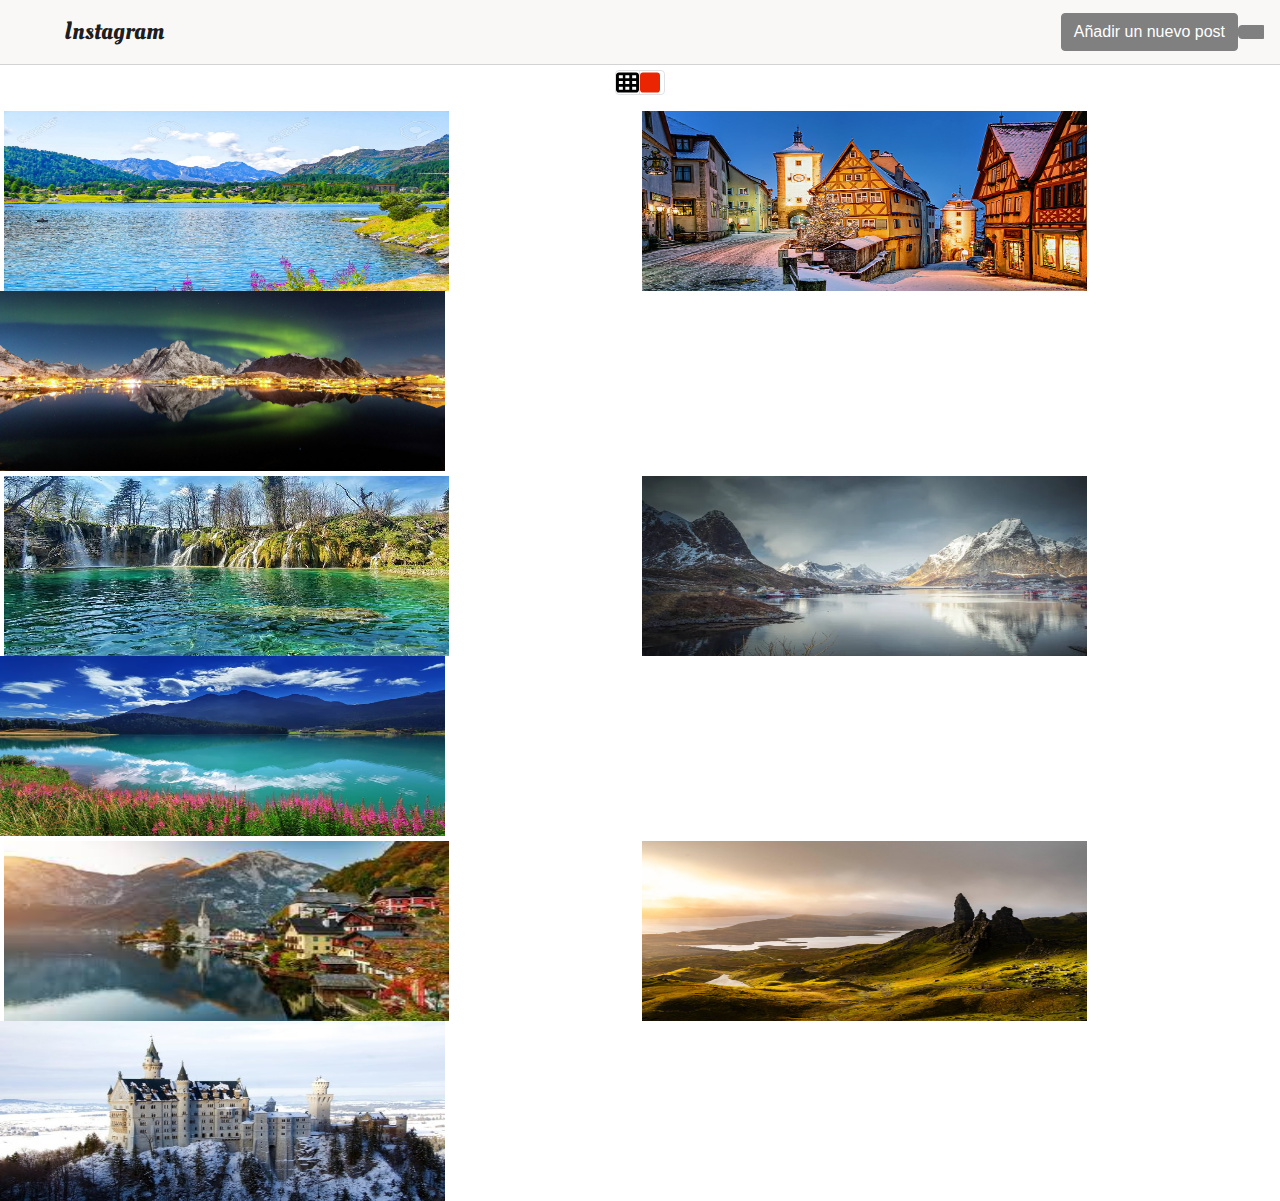
<file: index.html>
<!doctype html>
<html lang="es">
    <head>
        <meta charset="utf-8">
        <meta name="viewport" content="width=device-width, initial-scale=1, shrink-to-fit=no">
        <link rel="stylesheet" href="https://use.fontawesome.com/releases/v5.8.1/css/all.css" integrity="sha384-50oBUHEmvpQ+1lW4y57PTFmhCaXp0ML5d60M1M7uH2+nqUivzIebhndOJK28anvf" crossorigin="anonymous">
        <link href="https://fonts.googleapis.com/css?family=Oleo+Script" rel="stylesheet">
        <link rel="stylesheet" href="https://stackpath.bootstrapcdn.com/bootstrap/4.3.1/css/bootstrap.min.css" integrity="sha384-ggOyR0iXCbMQv3Xipma34MD+dH/1fQ784/j6cY/iJTQUOhcWr7x9JvoRxT2MZw1T" crossorigin="anonymous">
        <link rel="stylesheet" href="style.css">
    </head>

    <body>
        
        <nav class="navbar fixed-top navbar-light">
            <span class="navbar-brand mb-0 ml-5 h1"></i> Instagram</span>
            <form class="form-inline">
                <button data-toggle="modal" data-target="#exampleModal" class="btn" 
                type="button">Añadir un nuevo post</button>
                <div class="btn-group">
                    <button type="button" class="btn btn-light" data-toggle="dropdown" 
                    aria-haspopup="true" aria-expanded="false">
                        <i class="fas fa-cog"></i>
                    </button>
                    <div class="dropdown-menu dropdown-menu-right">
                        <a class="dropdown-item" href="#">Ejemplo 1</a>
                        <a class="dropdown-item" href="#">Ejemplo 2</a>
                        <a class="dropdown-item" href="#">Cerrar sesión</a>
                    </div>
                </div>
            </form>
        </nav>
   
        <nav aria-label="Page navigation" class="margen">
            <ul class="pagination justify-content-center">
                <li class="page-item"><a class="page-link text-secondary" href="index.html" style="background-image: url(./imagenes/table-cells-solid.svg); background-repeat: no-repeat; ">
                </a>
                </li>
                <li class="page-item"><a class="page-link text-secondary" href="pagina2.html" style="background-image: url(./imagenes/square-solid.svg); background-repeat: no-repeat; "></a></li>
            </ul>
        </nav>

        <div class="container-fluid">
            <div class="row">
                <div class="col px-0 ml-1">
                    <img src="./imagenes/73624061-viaje-a-europa-hermosos-paisajes-de-montañas-y-lagos.jpg" class="imagen-gallery">
                </div>
                <div class="col px-0">
                    <img src="./imagenes/a_Alemania_Rothenburg-ob-der-a.jpg" class="imagen-gallery">
                </div>
                <div class="col px-0">
                    <img src="./imagenes/a_norueg-a.jpg" class="imagen-gallery">
                </div>
            </div>
        </div>
        <div class="container-fluid seg-ter">
            <div class="row">
                <div class="col px-0 ml-1">
                    <img src="imagenes/croatie-plivitche-cascade.jpg" class="imagen-gallery">
                </div>
                <div class="col px-0">
                    <img src="./imagenes/depositphotos_417891270-stock-photo-spring-reine-village-lofoten-islands.jpg" class="imagen-gallery">
                </div>
                <div class="col px-0">
                    <img src="./imagenes/depositphotos_82332178-stock-photo-champferersee.jpg" class="imagen-gallery">
                </div>
            </div>
        </div>
        <div class="container-fluid seg-ter">
            <div class="row">
                <div class="col px-0 ml-1">
                    <img src="./imagenes/descarga.jpg" class="imagen-gallery">
                </div>
                <div class="col px-0">
                    <img src="./imagenes/IsleofSkye-1024x768.jpg" class="imagen-gallery">
                </div>
                <div class="col px-0">
                    <img src="./imagenes/Mejores-paisajes-de-Europa-Neuschwanstein-600x375.jpg" class="imagen-gallery">
                </div>
            </div>
        </div>
        
        <div class="modal fade" id="exampleModal" tabindex="-1" role="dialog"
            aria-labelledby="exampleModalCenterTitle" aria-hidden="true">
            <div class="modal-dialog modal-dialog-centered" role="document">
                <div class="modal-content">
                    <div class="modal-body">
                        <div class="form-group">
                            <textarea class="form-control" id="message-text"></textarea>
                        </div>

                    </div>
                    <div class="modal-footer">
                        <button type="button" class="btn" data-dismiss="modal">Cancelar</button>
                        <button type="button" class="btn">Publicar</button>
                    </div>
                </div>
            </div>
        </div>
    
        
    <script src="https://code.jquery.com/jquery-3.3.1.slim.min.js" integrity="sha384-q8i/X+965DzO0rT7abK41JStQIAqVgRVzpbzo5smXKp4YfRvH+8abtTE1Pi6jizo" crossorigin="anonymous"></script>
    <script src="https://cdnjs.cloudflare.com/ajax/libs/popper.js/1.14.7/umd/popper.min.js" integrity="sha384-UO2eT0CpHqdSJQ6hJty5KVphtPhzWj9WO1clHTMGa3JDZwrnQq4sF86dIHNDz0W1" crossorigin="anonymous"></script>
    <script src="https://stackpath.bootstrapcdn.com/bootstrap/4.3.1/js/bootstrap.min.js" integrity="sha384-JjSmVgyd0p3pXB1rRibZUAYoIIy6OrQ6VrjIEaFf/nJGzIxFDsf4x0xIM+B07jRM" crossorigin="anonymous"></script>
  </body>
</html>
</file>
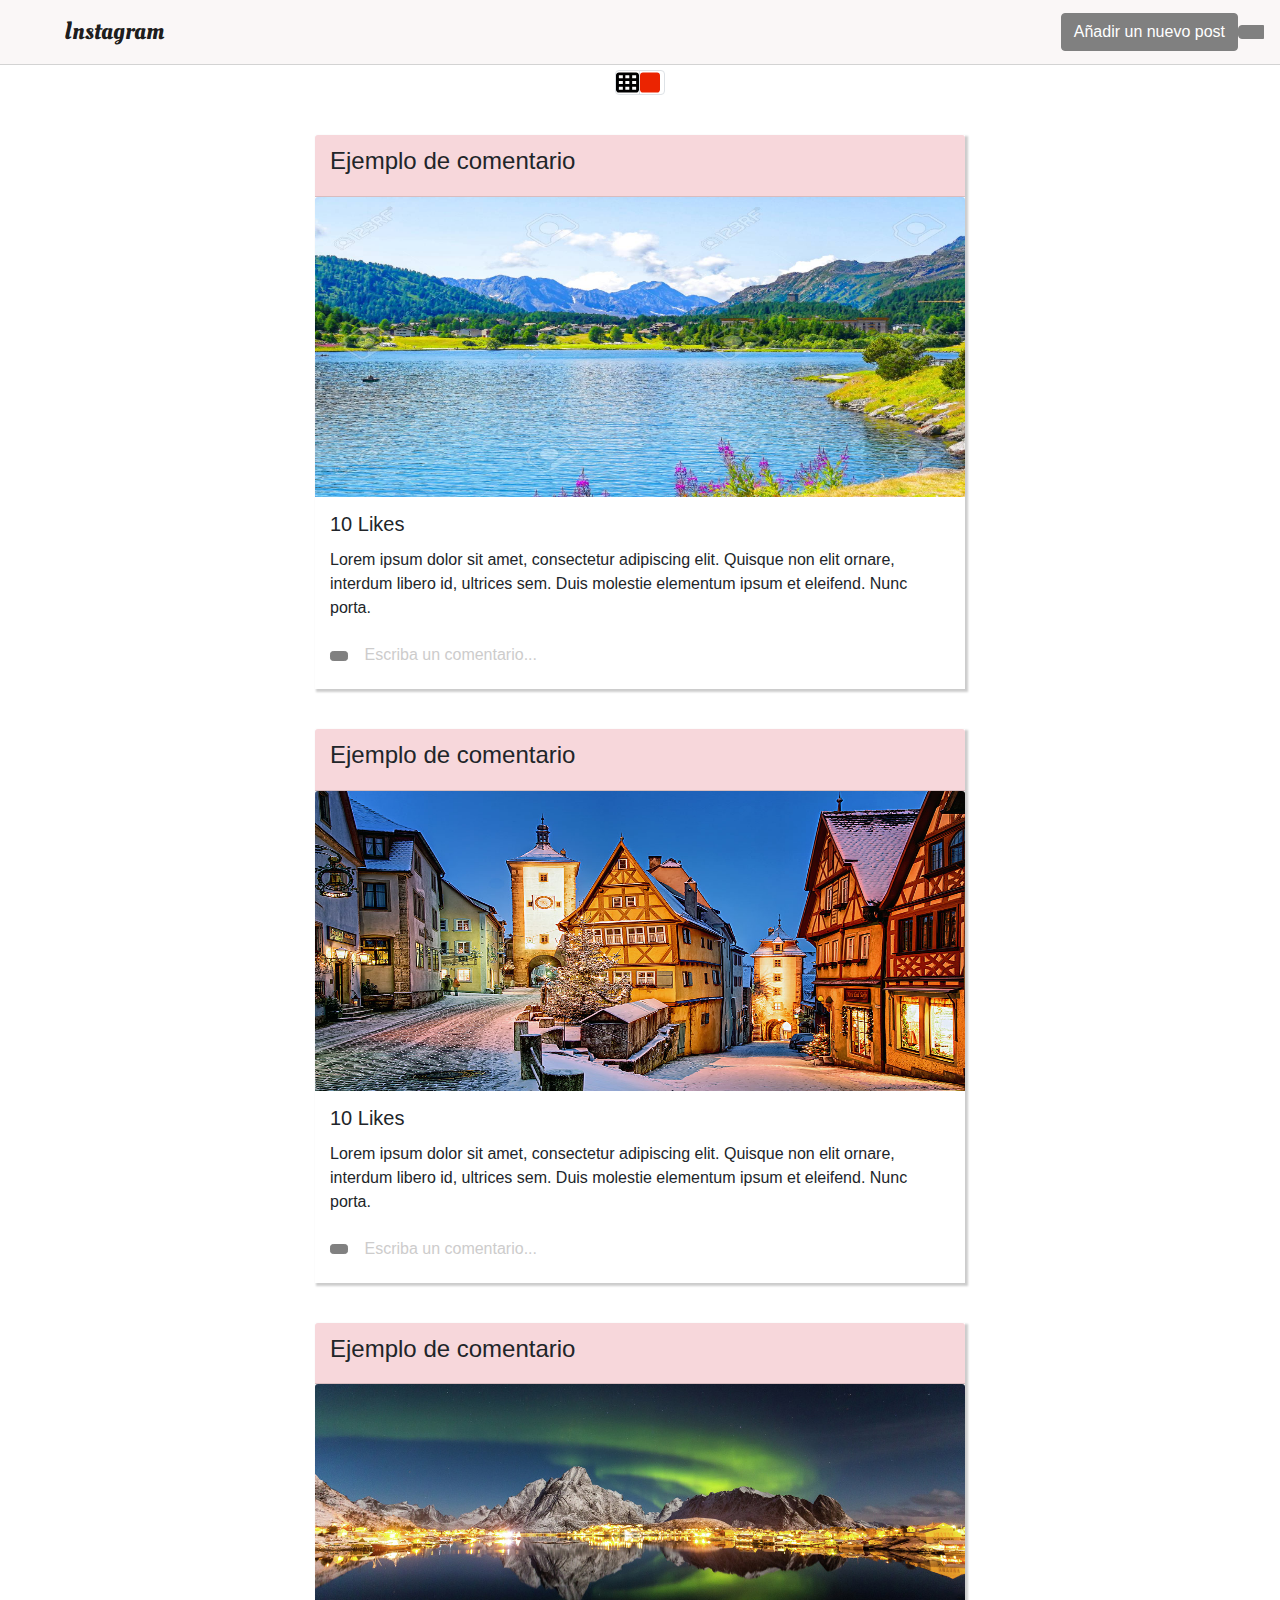
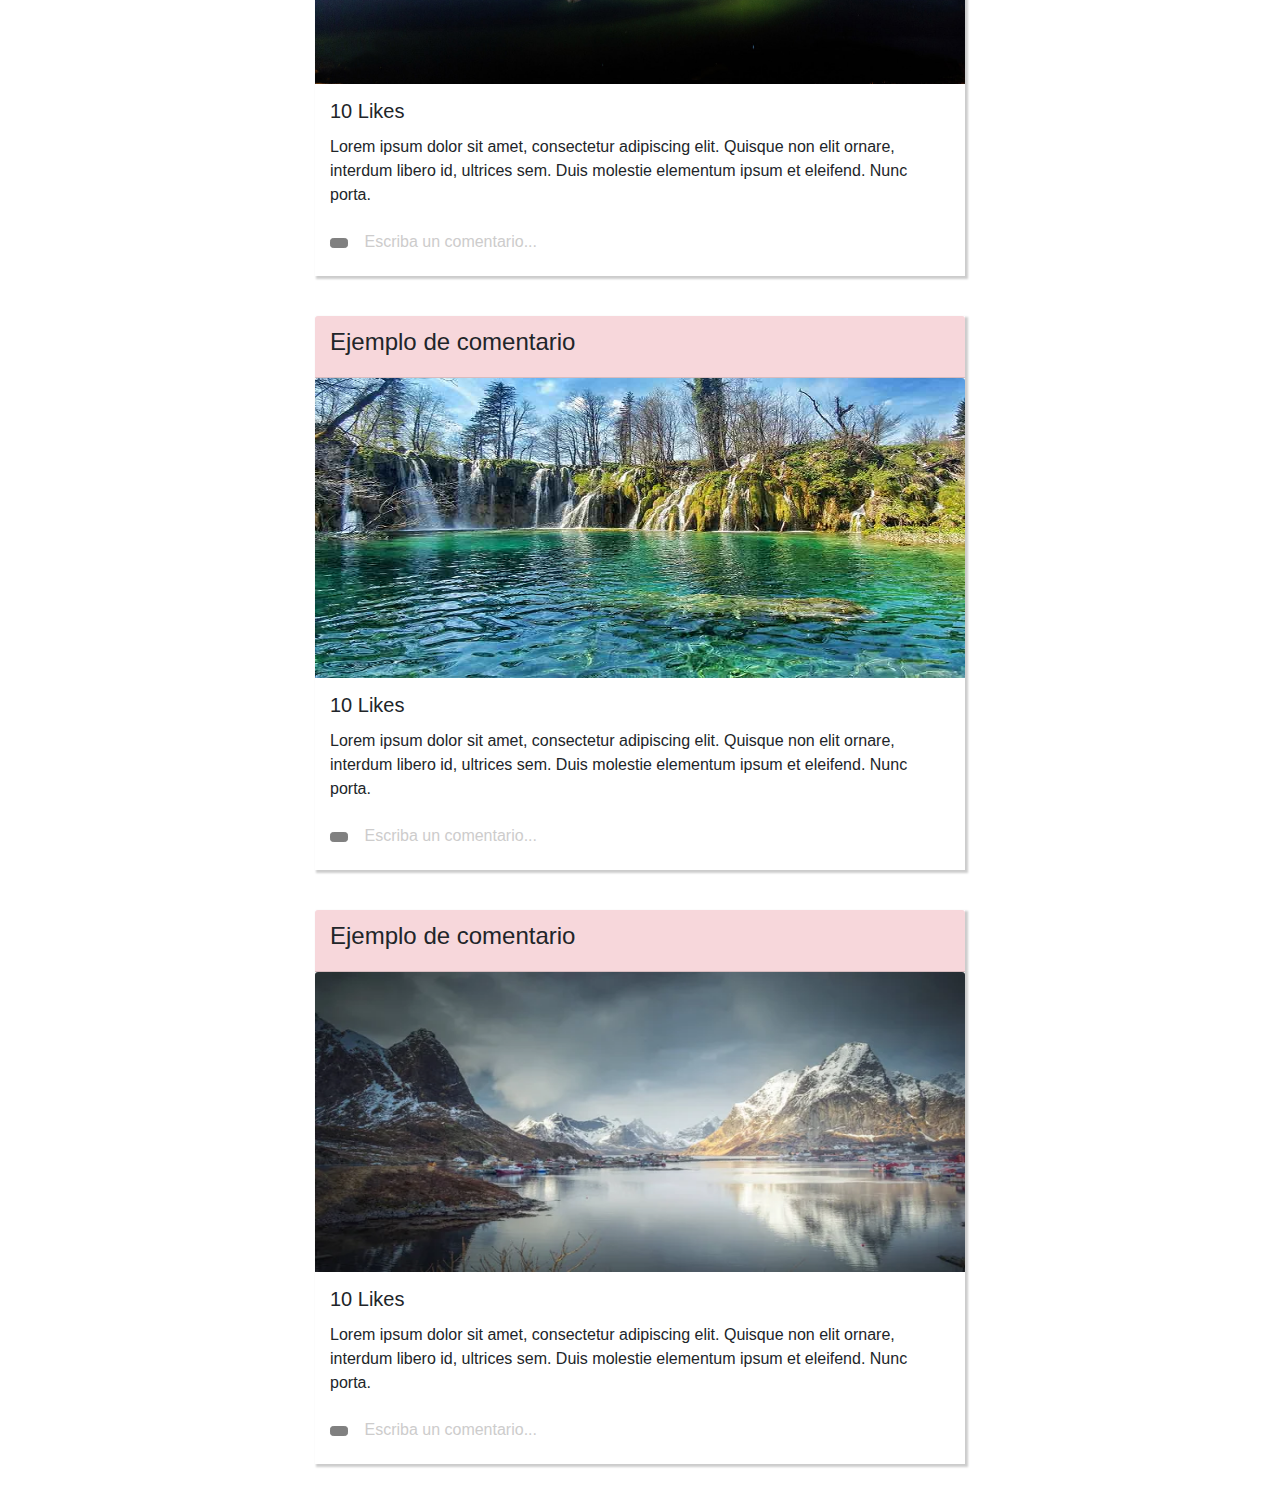
<file: pagina2.html>
<!doctype html>
<html lang="en">
    <head>
        <!-- Required meta tags -->
        <meta charset="utf-8">
        <meta name="viewport" content="width=device-width, initial-scale=1, shrink-to-fit=no">
        <!-- Estilos -->
        <link rel="stylesheet" href="https://use.fontawesome.com/releases/v5.8.1/css/all.css" integrity="sha384-50oBUHEmvpQ+1lW4y57PTFmhCaXp0ML5d60M1M7uH2+nqUivzIebhndOJK28anvf" crossorigin="anonymous">
        <link href="https://fonts.googleapis.com/css?family=Oleo+Script" rel="stylesheet">        
        <link rel="stylesheet" href="https://stackpath.bootstrapcdn.com/bootstrap/4.3.1/css/bootstrap.min.css" integrity="sha384-ggOyR0iXCbMQv3Xipma34MD+dH/1fQ784/j6cY/iJTQUOhcWr7x9JvoRxT2MZw1T" crossorigin="anonymous">
        <link rel="stylesheet" href="style.css">
        <title>Mi muro</title>
    </head>
    <body>

        
        <nav class="navbar fixed-top navbar-light">
            <span class="navbar-brand mb-0 ml-5 h1"> Instagram</span>
            <form class="form-inline">
                <button data-toggle="modal" data-target="#exampleModal" class="btn" 
                type="button">Añadir un nuevo post</button>
                <div class="btn-group">
                    <button type="button" class="btn btn-light" data-toggle="dropdown" 
                    aria-haspopup="true" aria-expanded="false">
                        <i class="fas fa-cog"></i>
                    </button>
                    <div class="dropdown-menu dropdown-menu-right">
                        <a class="dropdown-item" href="#">Ejemplo 1</a>
                        <a class="dropdown-item" href="#">Ejemplo 2</a>
                        <a class="dropdown-item" href="#">Cerrar sesión</a>
                    </div>
                    </div>
                </div>
            </form>
        </nav>


        <nav aria-label="Page navigation" class="margen">
            <ul class="pagination justify-content-center">
                <li class="page-item"><a class="page-link text-secondary" href="index.html" style="background-image: url(./imagenes/table-cells-solid.svg); background-repeat: no-repeat; ">
                </a>
                </li>
                <li class="page-item"><a class="page-link text-secondary" href="pagina2.html" style="background-image: url(./imagenes/square-solid.svg); background-repeat: no-repeat; "></a></li>
            </ul>
        </nav>

        <div class="tarjeta">
            <div class="card-header">
                <h4 class="titulo">Ejemplo de comentario</h4>
            </div>
            <img src="./imagenes/73624061-viaje-a-europa-hermosos-paisajes-de-montañas-y-lagos.jpg" class="card-img-top" alt="...">
            <div class="card-body">
                <h5 class="card-title">10 Likes</h5>
                <p class="card-text">Lorem ipsum dolor sit amet, consectetur adipiscing elit. Quisque non elit ornare, interdum libero id, ultrices sem. Duis molestie elementum ipsum et eleifend. Nunc porta.</p>
                <button type="button" class="btn btn-light btn-sm">
                    <i class="far fa-heart"></i>
                </button>
                <input type="text" class="form-control comentario" id="recipient-name" value="Escriba un comentario..." style="border: none; outline: none; user-select: none;" >
                
            </div>
        </div>
        <div class="tarjeta">
            <div class="card-header">
                <h4 class="titulo">Ejemplo de comentario</h4>
            </div>
            <img src="./imagenes/a_Alemania_Rothenburg-ob-der-a.jpg" class="card-img-top" alt="...">
            <div class="card-body">
                <h5 class="card-title">10 Likes</h5>
                <p class="card-text">Lorem ipsum dolor sit amet, consectetur adipiscing elit. Quisque non elit ornare, interdum libero id, ultrices sem. Duis molestie elementum ipsum et eleifend. Nunc porta.</p>
                <button type="button" class="btn btn-light btn-sm">
                    <i class="far fa-heart"></i>
                </button>
                <input type="text" class="form-control comentario" id="recipient-name" value="Escriba un comentario..." style="border: none; outline: none; user-select: none;" >
                
            </div>
        </div>
        <div class="tarjeta">
                <div class="card-header">
                    <h4 class="titulo">Ejemplo de comentario</h4>
                </div>
                <img src="./imagenes/a_norueg-a.jpg" class="card-img-top" alt="...">
                <div class="card-body">
                    <h5 class="card-title">10 Likes</h5>
                    <p class="card-text">Lorem ipsum dolor sit amet, consectetur adipiscing elit. Quisque non elit ornare, interdum libero id, ultrices sem. Duis molestie elementum ipsum et eleifend. Nunc porta.</p>
                    <button type="button" class="btn btn-light btn-sm">
                        <i class="far fa-heart"></i>
                    </button>
                    <input type="text" class="form-control comentario" id="recipient-name" value="Escriba un comentario..." style="border: none; outline: none; user-select: none;" >
                    
                </div>
        </div>
        <div class="tarjeta">
                <div class="card-header">
                    <h4 class="titulo">Ejemplo de comentario</h4>
                </div>
                <img src="./imagenes/croatie-plivitche-cascade.jpg" class="card-img-top" alt="...">
                <div class="card-body">
                    <h5 class="card-title">10 Likes</h5>
                    <p class="card-text">Lorem ipsum dolor sit amet, consectetur adipiscing elit. Quisque non elit ornare, interdum libero id, ultrices sem. Duis molestie elementum ipsum et eleifend. Nunc porta.</p>
                    <button type="button" class="btn btn-light btn-sm">
                        <i class="far fa-heart"></i>
                    </button>
                    <input type="text" class="form-control comentario" id="recipient-name" value="Escriba un comentario..." style="border: none; outline: none; user-select: none;" >
                   
                </div>
        </div>
        <div class="tarjeta">
                <div class="card-header">
                    <h4 class="titulo">Ejemplo de comentario</h4>
                </div>
                <img src="./imagenes/depositphotos_417891270-stock-photo-spring-reine-village-lofoten-islands.jpg" class="card-img-top" alt="...">
                <div class="card-body">
                    <h5 class="card-title">10 Likes</h5>
                    <p class="card-text">Lorem ipsum dolor sit amet, consectetur adipiscing elit. Quisque non elit ornare, interdum libero id, ultrices sem. Duis molestie elementum ipsum et eleifend. Nunc porta.</p>
                    <button type="button" class="btn btn-light btn-sm">
                        <i class="far fa-heart"></i>
                    </button>
                    <input type="text" class="form-control comentario" id="recipient-name" value="Escriba un comentario..." style="border: none; outline: none; user-select: none;" >
                </div>
        </div>


        <div class="modal fade" id="exampleModal" tabindex="-1" role="dialog"
            aria-labelledby="exampleModalCenterTitle" aria-hidden="true">
            <div class="modal-dialog modal-dialog-centered" role="document">
                <div class="modal-content">
                    <div class="modal-body">
                        <div class="form-group">
                            <textarea class="form-control" id="message-text"></textarea>
                        </div>
                    </div>
                    <div class="modal-footer">
                        <button type="button" class="btn btn-secondary" data-dismiss="modal">Cancelar</button>
                        <button type="button" class="btn btn-success">Publicar</button>
                    </div>
                </div>
            </div>
        </div>


    <script src="https://code.jquery.com/jquery-3.3.1.slim.min.js" integrity="sha384-q8i/X+965DzO0rT7abK41JStQIAqVgRVzpbzo5smXKp4YfRvH+8abtTE1Pi6jizo" crossorigin="anonymous"></script>
    <script src="https://cdnjs.cloudflare.com/ajax/libs/popper.js/1.14.7/umd/popper.min.js" integrity="sha384-UO2eT0CpHqdSJQ6hJty5KVphtPhzWj9WO1clHTMGa3JDZwrnQq4sF86dIHNDz0W1" crossorigin="anonymous"></script>
    <script src="https://stackpath.bootstrapcdn.com/bootstrap/4.3.1/js/bootstrap.min.js" integrity="sha384-JjSmVgyd0p3pXB1rRibZUAYoIIy6OrQ6VrjIEaFf/nJGzIxFDsf4x0xIM+B07jRM" crossorigin="anonymous"></script>
  </body>
</html>
</file>
<file: style.css>
.navbar-brand{
    font-family: 'Oleo Script', cursive;
    font-size: 25px;
}

.navbar{
    border-bottom: 1px solid lightgray;
    background-color: #faf7f7;
}

.margen{
    margin-top: 70px;
}

.seg-ter{
    margin-top: 5px;
}

.tarjeta{
    margin: 40px auto;
    width: 650px;
    box-shadow: 2px 2px 2px 1px rgba(0, 0, 0, 0.2);
}

.card-header{
    padding: .75rem 15px;
}

.titulo{
    display: inline-block;
}

.page-item{
    display: flex;
    align-items: center;
    justify-content: center;
    width: 25px;
    padding-inline: 5px;
}

.page-item a{
    
    height: 25px;
    width: 25px;
    display: flex;
    align-items: center;
    justify-content: center;
}

.btn-link{
    float: right;
    color: gray;
    padding-right: 0px;
}

.btn{
    background-color: gray;
    color: white;
    border: 1px solid gray;
}

.btn:hover{
    color: black;
    background-color: white;
}

.card-body{
    padding: 15px;
}
.comentario{
    color: #CDCCCC;
    display: inline-block;
    width: 88%;
}

.card-img-top{
    height: 300px;
}

.imagen-gallery{
    width: 445px;
    height: 180px;
}

.card-header{
    background-color: rgb(247, 215, 219);
}
</file>
